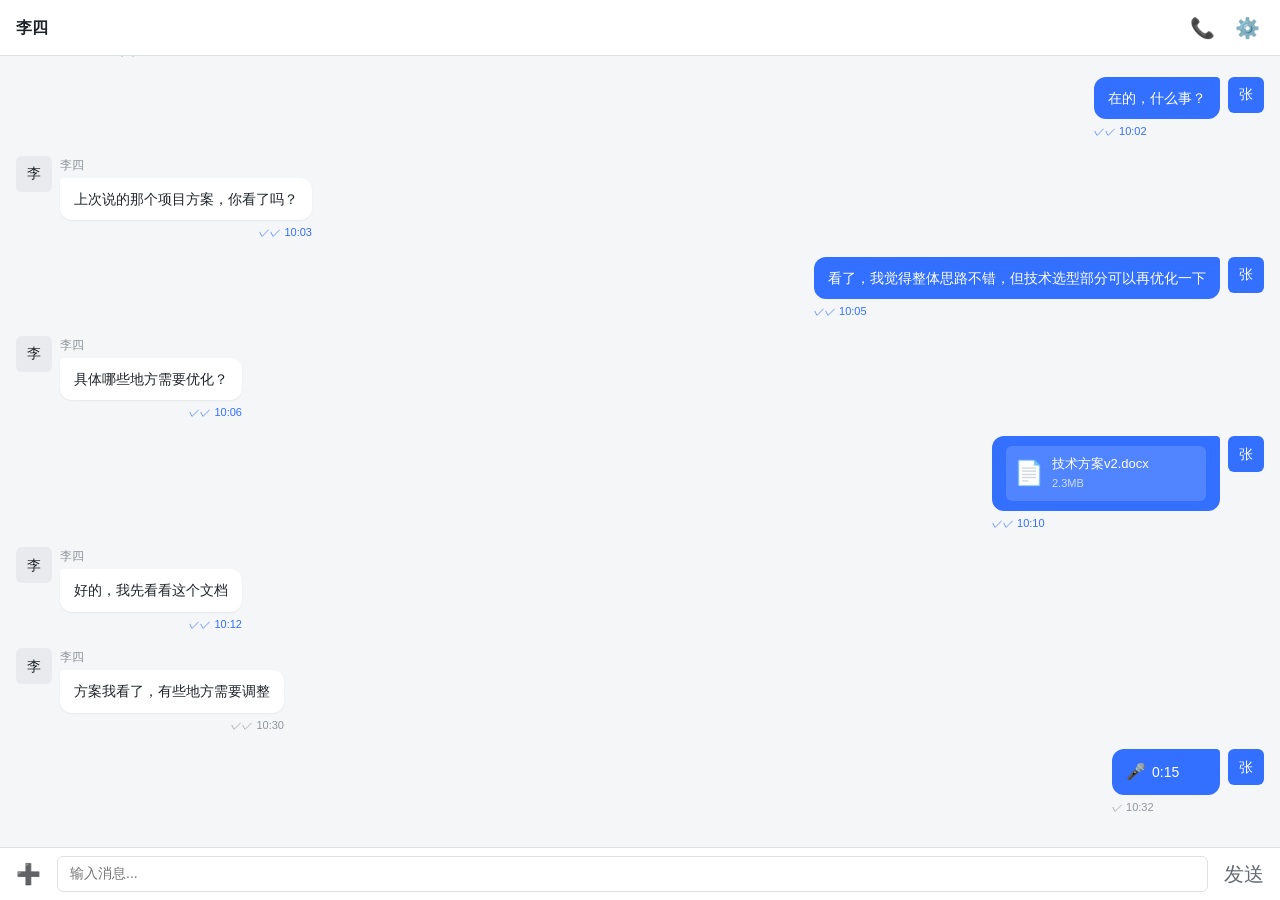
<file: flychat/chat.html>
<!DOCTYPE html>
<html lang="zh-CN">
<head>
  <meta charset="UTF-8">
  <meta name="viewport" content="width=device-width, initial-scale=1.0">
  <title>FlyChat - 聊天</title>
  <link rel="stylesheet" href="css/style.css">
</head>
<body>
  <div class="chat-container">
    <div class="chat-header">
      <button class="back-btn" onclick="history.back()">←</button>
      <h2 id="chatTitle">聊天</h2>
      <span class="member-count" id="memberCount"></span>
      <div class="header-actions" style="margin-left:auto;">
        <button title="通话">📞</button>
        <button title="群管理" onclick="location.href='group.html'">⚙️</button>
      </div>
    </div>

    <div class="chat-messages" id="chatMessages"></div>

    <!-- @ Mention Panel -->
    <div class="at-panel" id="atPanel"></div>

    <div class="chat-input-bar">
      <div class="func-panel" id="funcPanel">
        <div class="func-grid">
          <div class="func-item"><div class="func-icon">📷</div><div class="func-label">拍照</div></div>
          <div class="func-item"><div class="func-icon">🖼️</div><div class="func-label">相册</div></div>
          <div class="func-item"><div class="func-icon">📁</div><div class="func-label">文件</div></div>
          <div class="func-item"><div class="func-icon">📍</div><div class="func-label">位置</div></div>
          <div class="func-item"><div class="func-icon">📇</div><div class="func-label">名片</div></div>
          <div class="func-item"><div class="func-icon">📋</div><div class="func-label">日程</div></div>
          <div class="func-item"><div class="func-icon">📊</div><div class="func-label">投票</div></div>
          <div class="func-item"><div class="func-icon">⏰</div><div class="func-label">提醒</div></div>
        </div>
      </div>
      <div class="input-toolbar">
        <button onclick="toggleFuncPanel()" title="更多">➕</button>
        <textarea class="chat-input" id="msgInput" placeholder="输入消息..." rows="1" oninput="autoResize(this)" onkeydown="handleKeyDown(event)"></textarea>
        <button class="send-btn" onclick="sendMessage()">发送</button>
      </div>
    </div>
  </div>

  <!-- Context Menu -->
  <div class="msg-context-menu" id="contextMenu" style="display:none;">
    <div class="menu-item" onclick="replyMsg()">↩️ 回复</div>
    <div class="menu-item" onclick="forwardMsg()">↗️ 转发</div>
    <div class="menu-item" onclick="copyMsg()">📋 复制</div>
    <div class="menu-item" onclick="recallMsg()" id="recallBtn">🗑️ 撤回</div>
  </div>

  <script src="js/data.js"></script>
  <script>
    const urlParams = new URLSearchParams(window.location.search);
    const convId = urlParams.get('id') || 'c001';
    const conv = FlyChat.conversations.find(c => c.id === convId);
    const msgs = FlyChat.messages[convId] || [];

    document.getElementById('chatTitle').textContent = conv ? conv.name : '聊天';
    if (conv && conv.type === 'group') {
      document.getElementById('memberCount').textContent = `(${FlyChat.groupMembers.length}人)`;
    }

    function renderMessages() {
      const container = document.getElementById('chatMessages');
      let html = '<div class="msg-time-divider">今天 10:00</div>';
      msgs.forEach(msg => {
        const isSelf = msg.sender === FlyChat.currentUser.id;
        const avatarClass = isSelf ? 'self-av' : 'other';
        let bubbleContent = '';

        if (msg.type === 'text') {
          let text = msg.content;
          if (msg.atUser) text = text.replace(`@${msg.atUser}`, `<span class="msg-at">@${msg.atUser}</span>`);
          if (msg.replyTo) {
            const refMsg = msgs.find(m => m.id === msg.replyTo);
            if (refMsg) {
              bubbleContent += `<div class="msg-reply-ref">${refMsg.name}: ${refMsg.content}</div>`;
            }
          }
          bubbleContent += text;
        } else if (msg.type === 'file') {
          bubbleContent = `<div class="msg-file"><span class="file-icon">📄</span><div class="file-info"><div class="file-name">${msg.content}</div><div class="file-size">${msg.fileSize}</div></div></div>`;
        } else if (msg.type === 'voice') {
          bubbleContent = `<div class="voice-msg"><span class="voice-icon">🎤</span><span>${msg.duration}</span></div>`;
        } else if (msg.type === 'image') {
          bubbleContent = `<div class="msg-image" style="width:150px;height:100px;background:#ddd;border-radius:8px;display:flex;align-items:center;justify-content:center;">📷 图片</div>`;
        }

        const statusIcon = msg.status === 'read' ? '✓✓' : msg.status === 'delivered' ? '✓✓' : '✓';
        const statusColor = msg.status === 'read' ? 'var(--primary)' : 'var(--text-tertiary)';

        html += `
          <div class="msg-item ${isSelf ? 'self' : 'other'}" data-id="${msg.id}" oncontextmenu="showContextMenu(event, '${msg.id}', ${isSelf})">
            <div class="msg-avatar ${avatarClass}">${msg.avatar}</div>
            <div class="msg-body">
              ${!isSelf ? `<div class="msg-sender">${msg.name}</div>` : ''}
              <div class="msg-bubble">${bubbleContent}</div>
              <div class="msg-status" style="color:${statusColor}">${statusIcon} ${msg.time}</div>
            </div>
          </div>
        `;
      });
      container.innerHTML = html;
      container.scrollTop = container.scrollHeight;
    }

    let selectedMsgId = null;
    let selectedIsSelf = false;

    function showContextMenu(e, msgId, isSelf) {
      e.preventDefault();
      selectedMsgId = msgId;
      selectedIsSelf = isSelf;
      const menu = document.getElementById('contextMenu');
      document.getElementById('recallBtn').style.display = isSelf ? 'block' : 'none';
      menu.style.display = 'block';
      menu.style.left = e.clientX + 'px';
      menu.style.top = e.clientY + 'px';
    }

    document.addEventListener('click', () => {
      document.getElementById('contextMenu').style.display = 'none';
    });

    function replyMsg() {
      const msg = msgs.find(m => m.id === selectedMsgId);
      if (msg) {
        document.getElementById('msgInput').value = `> ${msg.name}: ${msg.content}\n`;
        document.getElementById('msgInput').focus();
      }
    }

    function forwardMsg() { alert('转发功能（演示）'); }
    function copyMsg() {
      const msg = msgs.find(m => m.id === selectedMsgId);
      if (msg) navigator.clipboard?.writeText(msg.content);
    }
    function recallMsg() { alert('消息已撤回（演示）'); }

    function toggleFuncPanel() {
      document.getElementById('funcPanel').classList.toggle('show');
    }

    function sendMessage() {
      const input = document.getElementById('msgInput');
      const text = input.value.trim();
      if (!text) return;

      const newMsg = {
        id: 'm' + Date.now(),
        sender: FlyChat.currentUser.id,
        name: FlyChat.currentUser.name,
        avatar: FlyChat.currentUser.avatar,
        type: 'text',
        content: text,
        time: new Date().toLocaleTimeString('zh-CN', { hour: '2-digit', minute: '2-digit' }),
        status: 'sent'
      };

      msgs.push(newMsg);
      input.value = '';
      input.style.height = 'auto';
      renderMessages();
    }

    function handleKeyDown(e) {
      if (e.key === 'Enter' && !e.shiftKey) {
        e.preventDefault();
        sendMessage();
      }
      if (e.key === '@') {
        showAtPanel();
      }
    }

    function showAtPanel() {
      const panel = document.getElementById('atPanel');
      panel.innerHTML = FlyChat.groupMembers.map(m =>
        `<div class="at-item" onclick="insertAt('${m.name}')"><div class="conv-avatar" style="width:28px;height:28px;font-size:12px;border-radius:6px;">${m.avatar}</div>${m.name}</div>`
      ).join('');
      panel.classList.add('show');
    }

    function insertAt(name) {
      const input = document.getElementById('msgInput');
      input.value += name + ' ';
      input.focus();
      document.getElementById('atPanel').classList.remove('show');
    }

    document.addEventListener('click', (e) => {
      if (!e.target.closest('.at-panel')) {
        document.getElementById('atPanel').classList.remove('show');
      }
    });

    function autoResize(el) {
      el.style.height = 'auto';
      el.style.height = Math.min(el.scrollHeight, 120) + 'px';
    }

    renderMessages();
  </script>
</body>
</html>
</file>
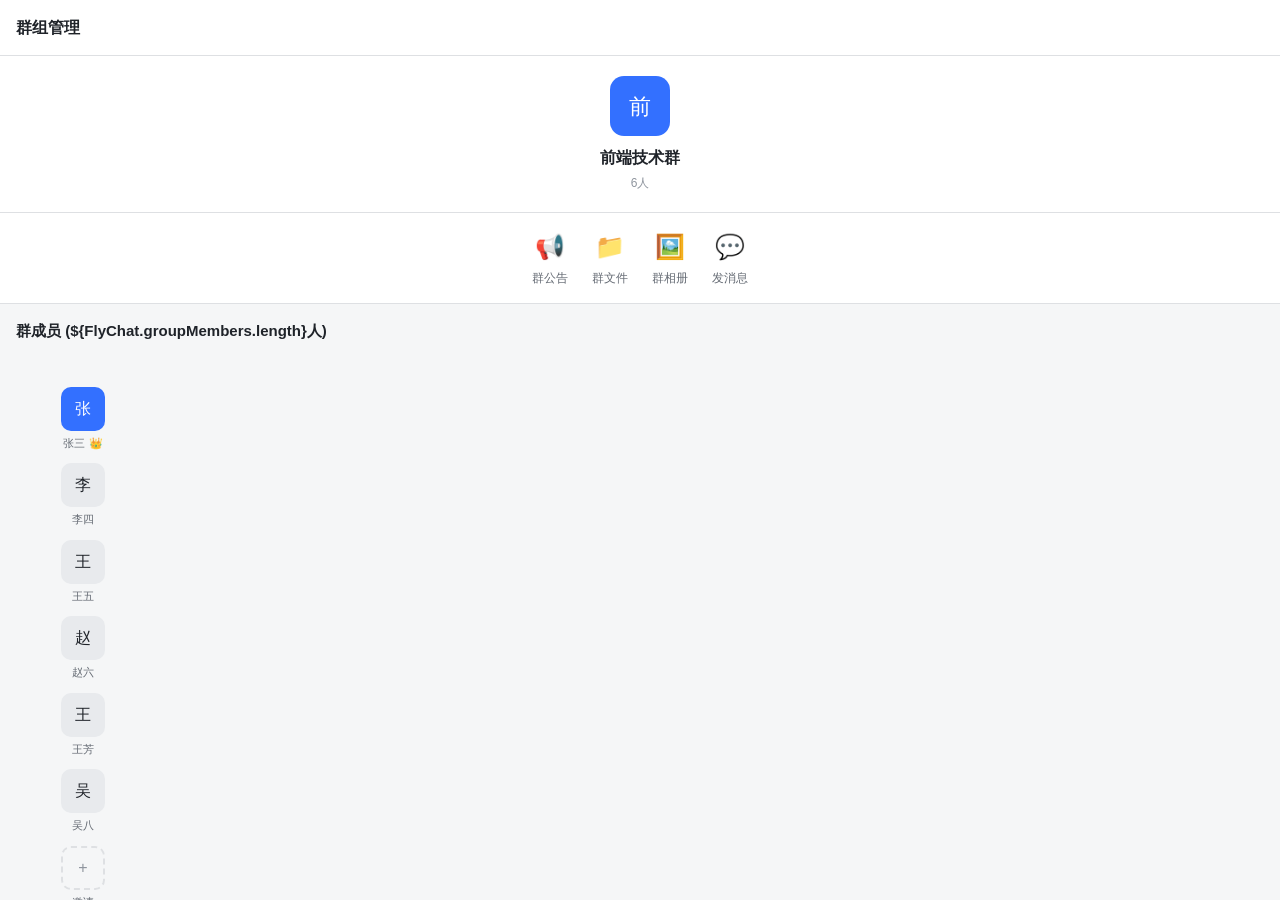
<file: flychat/group.html>
<!DOCTYPE html>
<html lang="zh-CN">
<head>
  <meta charset="UTF-8">
  <meta name="viewport" content="width=device-width, initial-scale=1.0">
  <title>FlyChat - 群组管理</title>
  <link rel="stylesheet" href="css/style.css">
</head>
<body>
  <div class="chat-container">
    <div class="chat-header">
      <button class="back-btn" onclick="history.back()">←</button>
      <h2>群组管理</h2>
    </div>

    <div style="flex:1;overflow-y:auto;">
      <!-- Group Info -->
      <div class="group-header">
        <div class="group-avatar" id="groupAvatar">前</div>
        <div class="group-name" id="groupName">前端技术群</div>
        <div class="group-count" id="groupCount">6人</div>
      </div>

      <!-- Actions -->
      <div style="display:flex;justify-content:center;gap:24px;padding:16px;background:var(--bg-white);border-bottom:1px solid var(--border);">
        <div style="text-align:center;cursor:pointer;">
          <div style="font-size:24px;">📢</div>
          <div style="font-size:12px;color:var(--text-secondary);margin-top:4px;">群公告</div>
        </div>
        <div style="text-align:center;cursor:pointer;">
          <div style="font-size:24px;">📁</div>
          <div style="font-size:12px;color:var(--text-secondary);margin-top:4px;">群文件</div>
        </div>
        <div style="text-align:center;cursor:pointer;">
          <div style="font-size:24px;">🖼️</div>
          <div style="font-size:12px;color:var(--text-secondary);margin-top:4px;">群相册</div>
        </div>
        <div style="text-align:center;cursor:pointer;" onclick="location.href='chat.html?id=c002'">
          <div style="font-size:24px;">💬</div>
          <div style="font-size:12px;color:var(--text-secondary);margin-top:4px;">发消息</div>
        </div>
      </div>

      <!-- Members -->
      <div class="group-section">
        <h3>群成员 (${FlyChat.groupMembers.length}人)</h3>
        <div class="group-members-grid">
          <div id="memberGrid"></div>
        </div>
      </div>

      <!-- Announcements -->
      <div class="group-section">
        <h3>群公告</h3>
        <div id="announcementList"></div>
      </div>

      <!-- Files -->
      <div class="group-section">
        <h3>群文件</h3>
        <div id="fileList"></div>
      </div>

      <!-- Group Settings -->
      <div class="group-section">
        <h3>群设置</h3>
        <div style="background:var(--bg-white);border-radius:var(--radius);overflow:hidden;">
          <div class="profile-menu-item">
            <span class="menu-icon">🔔</span>
            <span class="menu-text">消息免打扰</span>
            <span class="menu-value">关闭</span>
            <span class="menu-arrow">›</span>
          </div>
          <div class="profile-menu-item">
            <span class="menu-icon">📌</span>
            <span class="menu-text">置顶聊天</span>
            <span class="menu-value">开启</span>
            <span class="menu-arrow">›</span>
          </div>
          <div class="profile-menu-item">
            <span class="menu-icon">👥</span>
            <span class="menu-text">我在本群的昵称</span>
            <span class="menu-value">张三</span>
            <span class="menu-arrow">›</span>
          </div>
          <div class="profile-menu-item">
            <span class="menu-icon">🚫</span>
            <span class="menu-text">群管理</span>
            <span class="menu-arrow">›</span>
          </div>
        </div>
      </div>

      <div style="padding:16px;">
        <button class="btn btn-danger" style="width:100%;">退出群聊</button>
      </div>
    </div>
  </div>

  <script src="js/data.js"></script>
  <script>
    // Group info
    const gi = FlyChat.groupInfo;
    document.getElementById('groupAvatar').textContent = gi.avatar;
    document.getElementById('groupName').textContent = gi.name;
    document.getElementById('groupCount').textContent = gi.count + '人';

    // Members
    document.getElementById('memberGrid').innerHTML = `
      <div class="group-members-grid">
        ${FlyChat.groupMembers.map(m => `
          <div class="group-member">
            <div class="member-avatar" style="background:${m.role === 'admin' ? 'var(--primary)' : '#E8EAED'};color:${m.role === 'admin' ? '#fff' : 'var(--text-primary)'};">${m.avatar}</div>
            <div class="member-name">${m.name}${m.role === 'admin' ? ' 👑' : ''}</div>
          </div>
        `).join('')}
        <div class="group-member">
          <div class="member-avatar" style="background:var(--bg-page);color:var(--text-tertiary);border:2px dashed var(--border);">+</div>
          <div class="member-name">邀请</div>
        </div>
      </div>
    `;

    // Announcements
    document.getElementById('announcementList').innerHTML = FlyChat.announcements.map(a =>
      `<div class="announcement-item"><div style="font-weight:500;margin-bottom:4px;">${a.author} · ${a.time}</div>${a.content}</div>`
    ).join('');

    // Files
    document.getElementById('fileList').innerHTML = FlyChat.groupFiles.map(f => {
      const ext = f.name.split('.').pop();
      const icon = { docx: '📄', pdf: '📕', json: '📋', xlsx: '📊' }[ext] || '📁';
      return `<div class="file-item"><span class="file-icon">${icon}</span><div class="file-info"><div class="file-name">${f.name}</div><div class="file-meta">${f.size} · ${f.uploader} · ${f.time}</div></div></div>`;
    }).join('');
  </script>
</body>
</html>
</file>
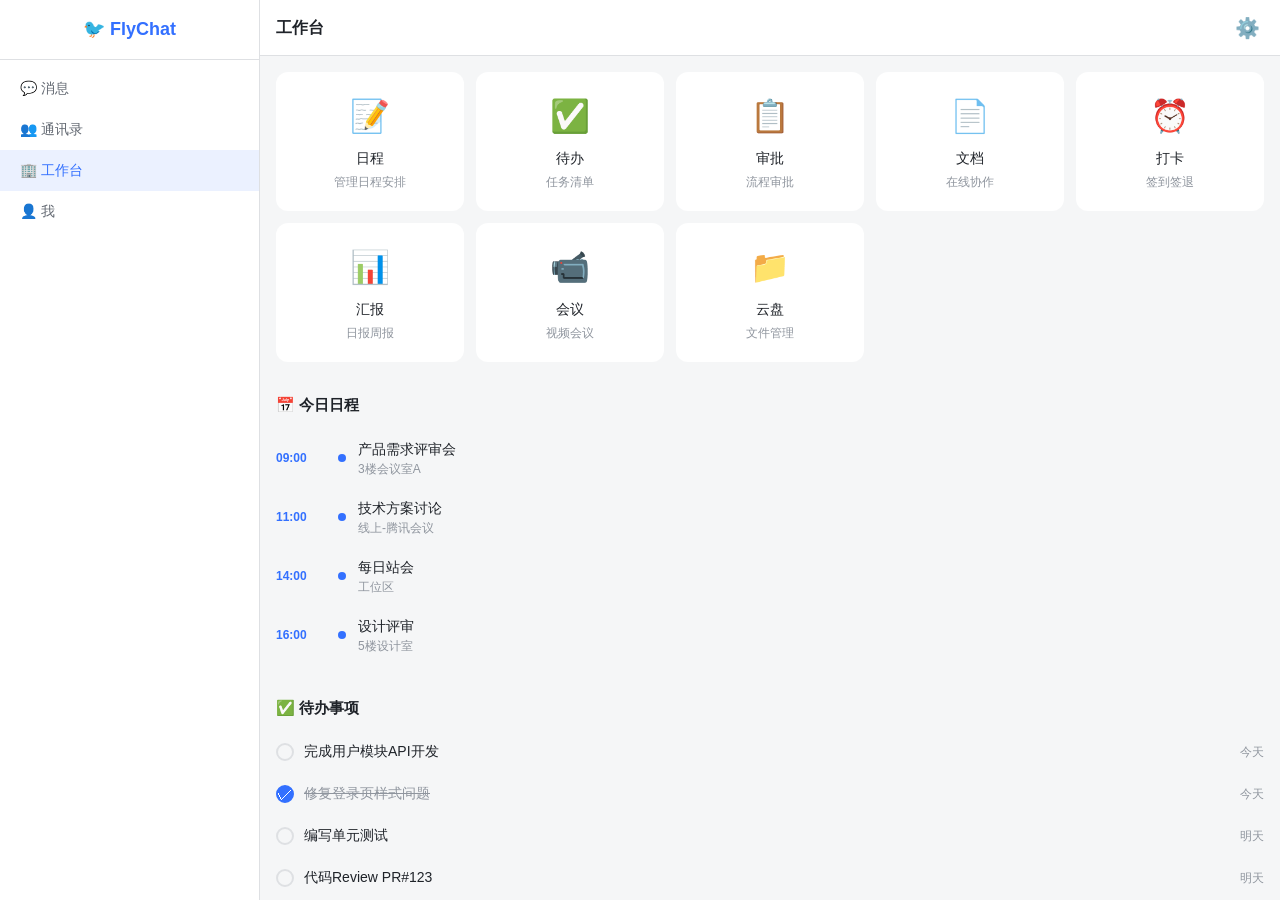
<file: flychat/workspace.html>
<!DOCTYPE html>
<html lang="zh-CN">
<head>
  <meta charset="UTF-8">
  <meta name="viewport" content="width=device-width, initial-scale=1.0">
  <title>FlyChat - 工作台</title>
  <link rel="stylesheet" href="css/style.css">
</head>
<body>
  <div class="app-container">
    <nav class="sidebar">
      <div style="padding:16px;text-align:center;border-bottom:1px solid var(--border);">
        <h1 style="font-size:18px;color:var(--primary);">🐦 FlyChat</h1>
      </div>
      <div style="flex:1;padding:8px 0;">
        <a href="index.html" style="display:flex;align-items:center;gap:10px;padding:10px 20px;font-size:14px;color:var(--text-secondary);">💬 消息</a>
        <a href="contacts.html" style="display:flex;align-items:center;gap:10px;padding:10px 20px;font-size:14px;color:var(--text-secondary);">👥 通讯录</a>
        <a href="workspace.html" style="display:flex;align-items:center;gap:10px;padding:10px 20px;background:var(--primary-light);color:var(--primary);font-size:14px;">🏢 工作台</a>
        <a href="profile.html" style="display:flex;align-items:center;gap:10px;padding:10px 20px;font-size:14px;color:var(--text-secondary);">👤 我</a>
      </div>
    </nav>

    <div class="main-content">
      <div class="header">
        <h1>工作台</h1>
        <div class="header-actions">
          <button title="设置">⚙️</button>
        </div>
      </div>
      <div style="flex:1;overflow-y:auto;">
        <!-- Quick Actions -->
        <div class="workspace-grid">
          <div class="ws-card"><div class="ws-icon">📝</div><div class="ws-title">日程</div><div class="ws-desc">管理日程安排</div></div>
          <div class="ws-card"><div class="ws-icon">✅</div><div class="ws-title">待办</div><div class="ws-desc">任务清单</div></div>
          <div class="ws-card"><div class="ws-icon">📋</div><div class="ws-title">审批</div><div class="ws-desc">流程审批</div></div>
          <div class="ws-card"><div class="ws-icon">📄</div><div class="ws-title">文档</div><div class="ws-desc">在线协作</div></div>
          <div class="ws-card"><div class="ws-icon">⏰</div><div class="ws-title">打卡</div><div class="ws-desc">签到签退</div></div>
          <div class="ws-card"><div class="ws-icon">📊</div><div class="ws-title">汇报</div><div class="ws-desc">日报周报</div></div>
          <div class="ws-card"><div class="ws-icon">📹</div><div class="ws-title">会议</div><div class="ws-desc">视频会议</div></div>
          <div class="ws-card"><div class="ws-icon">📁</div><div class="ws-title">云盘</div><div class="ws-desc">文件管理</div></div>
        </div>

        <!-- Today's Schedule -->
        <div class="ws-section">
          <h3>📅 今日日程</h3>
          <div id="scheduleList"></div>
        </div>

        <!-- Todos -->
        <div class="ws-section">
          <h3>✅ 待办事项</h3>
          <div id="todoList"></div>
        </div>

        <!-- Approvals -->
        <div class="ws-section">
          <h3>📋 审批中心</h3>
          <div id="approvalList"></div>
        </div>

        <!-- Check-in -->
        <div class="ws-section">
          <h3>⏰ 打卡签到</h3>
          <div style="background:var(--bg-white);border-radius:var(--radius-lg);padding:20px;text-align:center;">
            <div style="font-size:36px;font-weight:700;color:var(--primary);" id="currentTime">--:--</div>
            <div style="font-size:13px;color:var(--text-tertiary);margin-top:4px;" id="currentDate"></div>
            <button class="btn btn-primary" style="margin-top:16px;padding:12px 48px;font-size:16px;border-radius:24px;" onclick="clockIn()">打卡签到</button>
            <div style="margin-top:12px;display:flex;justify-content:center;gap:32px;font-size:13px;">
              <div><span style="color:var(--text-tertiary);">上班 09:00</span><br><span style="color:var(--success);font-weight:500;" id="clockInTime">08:55 已打卡</span></div>
              <div><span style="color:var(--text-tertiary);">下班 18:00</span><br><span style="color:var(--text-tertiary);" id="clockOutTime">未打卡</span></div>
            </div>
          </div>
        </div>
      </div>
    </div>
  </div>

  <div class="tab-bar">
    <a href="index.html" class="tab"><span class="tab-icon">💬</span><span>消息</span></a>
    <a href="contacts.html" class="tab"><span class="tab-icon">👥</span><span>通讯录</span></a>
    <a href="workspace.html" class="tab active"><span class="tab-icon">🏢</span><span>工作台</span></a>
    <a href="profile.html" class="tab"><span class="tab-icon">👤</span><span>我</span></a>
  </div>

  <script src="js/data.js"></script>
  <script>
    // Schedule
    document.getElementById('scheduleList').innerHTML = FlyChat.schedule.map(s =>
      `<div class="schedule-item"><div class="sch-time">${s.time}</div><div class="sch-dot"></div><div class="sch-content"><div class="sch-title">${s.title}</div><div class="sch-location">${s.location}</div></div></div>`
    ).join('');

    // Todos
    document.getElementById('todoList').innerHTML = FlyChat.todos.map(t =>
      `<div class="todo-item"><div class="todo-check${t.done ? ' done' : ''}" onclick="this.classList.toggle('done');this.nextElementSibling.classList.toggle('done');">${t.done ? '✓' : ''}</div><div class="todo-text${t.done ? ' done' : ''}">${t.text}</div><div class="todo-due">${t.due}</div></div>`
    ).join('');

    // Approvals
    document.getElementById('approvalList').innerHTML = FlyChat.approvals.map(a =>
      `<div class="approval-card"><span class="approval-type">${a.type}</span><div class="approval-title">${a.title}</div><div class="approval-info">${a.info}</div><span class="approval-status ${a.status}">${a.status === 'pending' ? '待审批' : a.status === 'approved' ? '已通过' : '已拒绝'}</span></div>`
    ).join('');

    // Clock
    function updateClock() {
      const now = new Date();
      document.getElementById('currentTime').textContent = now.toLocaleTimeString('zh-CN', { hour: '2-digit', minute: '2-digit' });
      document.getElementById('currentDate').textContent = now.toLocaleDateString('zh-CN', { year: 'numeric', month: 'long', day: 'numeric', weekday: 'long' });
    }
    updateClock();
    setInterval(updateClock, 1000);

    function clockIn() {
      const now = new Date();
      document.getElementById('clockOutTime').textContent = now.toLocaleTimeString('zh-CN', { hour: '2-digit', minute: '2-digit' }) + ' 已打卡';
      document.getElementById('clockOutTime').style.color = 'var(--success)';
    }
  </script>
</body>
</html>
</file>
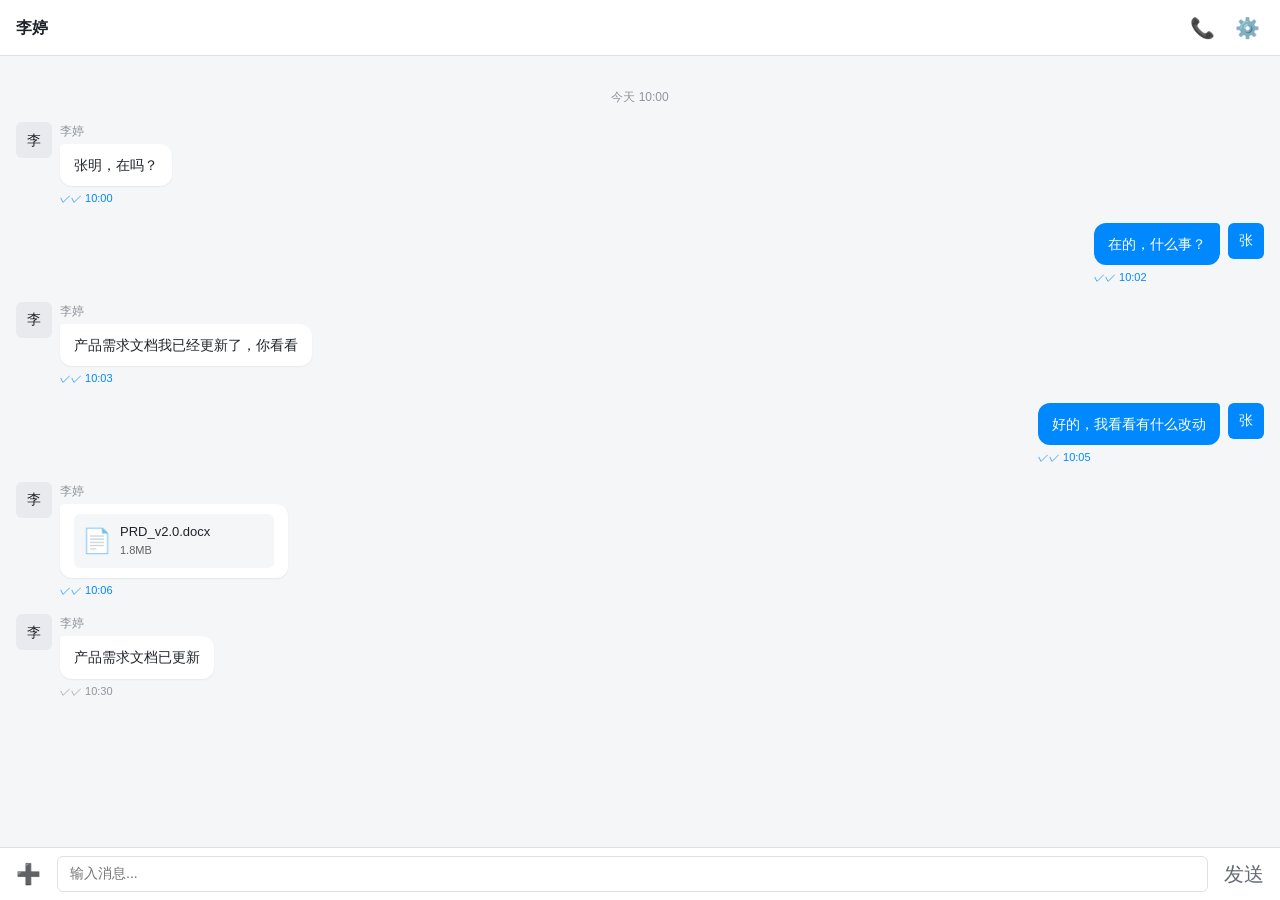
<file: worktalk/chat.html>
<!DOCTYPE html>
<html lang="zh-CN">
<head>
  <meta charset="UTF-8">
  <meta name="viewport" content="width=device-width, initial-scale=1.0">
  <title>WorkTalk - 聊天</title>
  <link rel="stylesheet" href="css/style.css">
</head>
<body>
  <div class="chat-container">
    <div class="chat-header">
      <button class="back-btn" onclick="history.back()">←</button>
      <h2 id="chatTitle">聊天</h2>
      <span class="member-count" id="memberCount"></span>
      <div class="header-actions" style="margin-left:auto;">
        <button title="通话">📞</button>
        <button title="更多">⚙️</button>
      </div>
    </div>

    <div class="chat-messages" id="chatMessages"></div>

    <div class="chat-input-bar">
      <div class="func-panel" id="funcPanel">
        <div class="func-grid">
          <div class="func-item"><div class="func-icon">📷</div><div class="func-label">拍照</div></div>
          <div class="func-item"><div class="func-icon">🖼️</div><div class="func-label">相册</div></div>
          <div class="func-item"><div class="func-icon">📁</div><div class="func-label">文件</div></div>
          <div class="func-item"><div class="func-icon">📍</div><div class="func-label">位置</div></div>
          <div class="func-item"><div class="func-icon">📇</div><div class="func-label">名片</div></div>
          <div class="func-item"><div class="func-icon">📋</div><div class="func-label">日程</div></div>
          <div class="func-item"><div class="func-icon">📊</div><div class="func-label">投票</div></div>
          <div class="func-item"><div class="func-icon">⏰</div><div class="func-label">提醒</div></div>
        </div>
      </div>
      <div class="input-toolbar">
        <button onclick="toggleFuncPanel()" title="更多">➕</button>
        <textarea class="chat-input" id="msgInput" placeholder="输入消息..." rows="1" oninput="autoResize(this)" onkeydown="handleKeyDown(event)"></textarea>
        <button class="send-btn" onclick="sendMessage()">发送</button>
      </div>
    </div>
  </div>

  <div class="msg-context-menu" id="contextMenu" style="display:none;">
    <div class="menu-item" onclick="replyMsg()">↩️ 回复</div>
    <div class="menu-item" onclick="forwardMsg()">↗️ 转发</div>
    <div class="menu-item" onclick="copyMsg()">📋 复制</div>
    <div class="menu-item" onclick="recallMsg()" id="recallBtn">🗑️ 撤回</div>
  </div>

  <script>
    const WT = {
      currentUser: { id:'u001', name:'张明', avatar:'张' },
      groupMembers: [
        { id:'u001', name:'张明', avatar:'张', role:'admin' },
        { id:'u002', name:'李婷', avatar:'李', role:'member' },
        { id:'u003', name:'王磊', avatar:'王', role:'member' },
        { id:'u004', name:'陈浩', avatar:'陈', role:'member' },
        { id:'u005', name:'刘洋', avatar:'刘', role:'member' },
      ],
      messages: {
        'c001': [
          { id:'m001', sender:'u002', name:'李婷', avatar:'李', type:'text', content:'张明，在吗？', time:'10:00', status:'read' },
          { id:'m002', sender:'u001', name:'张明', avatar:'张', type:'text', content:'在的，什么事？', time:'10:02', status:'read' },
          { id:'m003', sender:'u002', name:'李婷', avatar:'李', type:'text', content:'产品需求文档我已经更新了，你看看', time:'10:03', status:'read' },
          { id:'m004', sender:'u001', name:'张明', avatar:'张', type:'text', content:'好的，我看看有什么改动', time:'10:05', status:'read' },
          { id:'m005', sender:'u002', name:'李婷', avatar:'李', type:'file', content: 'PRD_v2.0.docx', fileSize:'1.8MB', time:'10:06', status:'read' },
          { id:'m006', sender:'u002', name:'李婷', avatar:'李', type:'text', content:'产品需求文档已更新', time:'10:30', status:'delivered' },
        ],
        'c002': [
          { id:'m010', sender:'u003', name:'王磊', avatar:'王', type:'text', content:'新版原型已上传到共享盘', time:'09:30', status:'' },
          { id:'m011', sender:'u004', name:'陈浩', avatar:'陈', type:'text', content:'收到，我去看看交互逻辑', time:'09:35', status:'' },
          { id:'m012', sender:'u001', name:'张明', avatar:'张', type:'text', content:'@王磊 原型链接发一下', time:'09:40', status:'read', atUser:'王磊' },
          { id:'m013', sender:'u003', name:'王磊', avatar:'王', type:'file', content:'原型设计v3.fig', fileSize:'12.5MB', time:'09:45', status:'' },
          { id:'m014', sender:'u003', name:'王磊', avatar:'王', type:'text', content:'新原型已上传', time:'10:30', status:'' },
        ],
        'c003': [
          { id:'m015', sender:'u004', name:'陈浩', avatar:'陈', type:'text', content:'明天的需求评审准备好了吗？', time:'08:30', status:'read' },
          { id:'m016', sender:'u001', name:'张明', avatar:'张', type:'text', content:'准备好了，PPT已经做完', time:'08:45', status:'read' },
          { id:'m017', sender:'u004', name:'陈浩', avatar:'陈', type:'text', content:'好的，明天开会讨论', time:'09:15', status:'read' },
        ],
      }
    };

    const urlParams = new URLSearchParams(window.location.search);
    const convId = urlParams.get('id') || 'c001';
    const conv = WT.conversations ? WT.conversations.find(c => c.id === convId) : null;
    const msgs = WT.messages[convId] || [];
    const chatName = conv ? conv.name : (convId === 'c002' ? '产品设计组' : '李婷');

    document.getElementById('chatTitle').textContent = chatName;
    if (convId === 'c002') {
      document.getElementById('memberCount').textContent = `(${WT.groupMembers.length}人)`;
    }

    function renderMessages() {
      const container = document.getElementById('chatMessages');
      let html = '<div class="msg-time-divider">今天 10:00</div>';
      msgs.forEach(msg => {
        const isSelf = msg.sender === WT.currentUser.id;
        const avatarClass = isSelf ? 'self-av' : 'other';
        let bubbleContent = '';

        if (msg.type === 'text') {
          let text = msg.content;
          if (msg.atUser) text = text.replace(`@${msg.atUser}`, `<span class="msg-at">@${msg.atUser}</span>`);
          bubbleContent += text;
        } else if (msg.type === 'file') {
          bubbleContent = `<div class="msg-file"><span class="file-icon">📄</span><div class="file-info"><div class="file-name">${msg.content}</div><div class="file-size">${msg.fileSize}</div></div></div>`;
        } else if (msg.type === 'voice') {
          bubbleContent = `<div class="voice-msg"><span class="voice-icon">🎤</span><span>${msg.duration}</span></div>`;
        }

        const statusIcon = msg.status === 'read' ? '✓✓' : msg.status === 'delivered' ? '✓✓' : '✓';
        const statusColor = msg.status === 'read' ? 'var(--primary)' : 'var(--text-tertiary)';

        html += `
          <div class="msg-item ${isSelf ? 'self' : 'other'}" data-id="${msg.id}" oncontextmenu="showContextMenu(event, '${msg.id}', ${isSelf})">
            <div class="msg-avatar ${avatarClass}">${msg.avatar}</div>
            <div class="msg-body">
              ${!isSelf ? `<div class="msg-sender">${msg.name}</div>` : ''}
              <div class="msg-bubble">${bubbleContent}</div>
              <div class="msg-status" style="color:${statusColor}">${statusIcon} ${msg.time}</div>
            </div>
          </div>
        `;
      });
      container.innerHTML = html;
      container.scrollTop = container.scrollHeight;
    }

    let selectedMsgId = null;
    let selectedIsSelf = false;

    function showContextMenu(e, msgId, isSelf) {
      e.preventDefault();
      selectedMsgId = msgId;
      selectedIsSelf = isSelf;
      const menu = document.getElementById('contextMenu');
      document.getElementById('recallBtn').style.display = isSelf ? 'block' : 'none';
      menu.style.display = 'block';
      menu.style.left = e.clientX + 'px';
      menu.style.top = e.clientY + 'px';
    }

    document.addEventListener('click', () => { document.getElementById('contextMenu').style.display = 'none'; });

    function replyMsg() {
      const msg = msgs.find(m => m.id === selectedMsgId);
      if (msg) { document.getElementById('msgInput').value = `> ${msg.name}: ${msg.content}\n`; document.getElementById('msgInput').focus(); }
    }
    function forwardMsg() { alert('转发功能（演示）'); }
    function copyMsg() { const msg = msgs.find(m => m.id === selectedMsgId); if (msg) navigator.clipboard?.writeText(msg.content); }
    function recallMsg() { alert('消息已撤回（演示）'); }

    function toggleFuncPanel() { document.getElementById('funcPanel').classList.toggle('show'); }

    function sendMessage() {
      const input = document.getElementById('msgInput');
      const text = input.value.trim();
      if (!text) return;
      const newMsg = {
        id: 'm' + Date.now(), sender: WT.currentUser.id, name: WT.currentUser.name,
        avatar: WT.currentUser.avatar, type: 'text', content: text,
        time: new Date().toLocaleTimeString('zh-CN', { hour:'2-digit', minute:'2-digit' }), status:'sent'
      };
      msgs.push(newMsg);
      input.value = '';
      input.style.height = 'auto';
      renderMessages();
    }

    function handleKeyDown(e) {
      if (e.key === 'Enter' && !e.shiftKey) { e.preventDefault(); sendMessage(); }
    }

    function autoResize(el) { el.style.height = 'auto'; el.style.height = Math.min(el.scrollHeight, 120) + 'px'; }

    renderMessages();
  </script>
</body>
</html>
</file>
<file: flychat/css/style.css>
:root {
  --primary: #3370FF;
  --primary-light: #EBF1FF;
  --primary-dark: #2860E0;
  --success: #34C724;
  --warning: #FF9500;
  --danger: #FF3B30;
  --text-primary: #1F2329;
  --text-secondary: #646A73;
  --text-tertiary: #8F959E;
  --border: #DEE0E3;
  --bg-page: #F5F6F7;
  --bg-white: #FFFFFF;
  --bubble-self: #3370FF;
  --bubble-other: #FFFFFF;
  --shadow: 0 2px 8px rgba(0,0,0,0.08);
  --radius: 8px;
  --radius-lg: 12px;
  --sidebar-width: 260px;
}

* { margin: 0; padding: 0; box-sizing: border-box; }
body { font-family: -apple-system, BlinkMacSystemFont, 'Segoe UI', 'PingFang SC', 'Hiragino Sans GB', 'Microsoft YaHei', sans-serif; background: var(--bg-page); color: var(--text-primary); line-height: 1.5; }
a { text-decoration: none; color: inherit; }
ul { list-style: none; }

/* Layout */
.app-container { display: flex; height: 100vh; }
.sidebar { width: var(--sidebar-width); background: var(--bg-white); border-right: 1px solid var(--border); display: flex; flex-direction: column; flex-shrink: 0; }
.main-content { flex: 1; display: flex; flex-direction: column; overflow: hidden; }

/* Header */
.header { height: 56px; padding: 0 16px; display: flex; align-items: center; border-bottom: 1px solid var(--border); background: var(--bg-white); }
.header h1 { font-size: 16px; font-weight: 600; }
.header-actions { margin-left: auto; display: flex; gap: 12px; }
.header-actions button { background: none; border: none; cursor: pointer; font-size: 20px; padding: 4px; border-radius: 4px; }
.header-actions button:hover { background: var(--bg-page); }

/* Tab Bar */
.tab-bar { display: flex; background: var(--bg-white); border-top: 1px solid var(--border); position: fixed; bottom: 0; left: 0; right: 0; z-index: 100; }
.tab-bar .tab { flex: 1; display: flex; flex-direction: column; align-items: center; padding: 6px 0; color: var(--text-tertiary); font-size: 10px; cursor: pointer; position: relative; }
.tab-bar .tab.active { color: var(--primary); }
.tab-bar .tab .tab-icon { font-size: 22px; margin-bottom: 2px; }
.tab-bar .tab .badge { position: absolute; top: 2px; right: 50%; transform: translateX(16px); background: var(--danger); color: #fff; font-size: 10px; min-width: 16px; height: 16px; line-height: 16px; text-align: center; border-radius: 8px; padding: 0 4px; }

/* Search */
.search-box { padding: 8px 12px; }
.search-box input { width: 100%; height: 32px; border: none; background: var(--bg-page); border-radius: 6px; padding: 0 12px; font-size: 13px; outline: none; }
.search-box input:focus { box-shadow: 0 0 0 2px rgba(51,112,255,0.2); }

/* Conversation List */
.conv-list { flex: 1; overflow-y: auto; }
.conv-item { display: flex; align-items: center; padding: 10px 16px; cursor: pointer; transition: background 0.15s; }
.conv-item:hover { background: var(--bg-page); }
.conv-item.active { background: var(--primary-light); }
.conv-avatar { width: 40px; height: 40px; border-radius: 8px; background: var(--primary); color: #fff; display: flex; align-items: center; justify-content: center; font-size: 16px; flex-shrink: 0; }
.conv-info { flex: 1; margin-left: 10px; min-width: 0; }
.conv-name { font-size: 14px; font-weight: 500; display: flex; align-items: center; gap: 4px; }
.conv-name .pin { font-size: 10px; color: var(--text-tertiary); }
.conv-name .mute { font-size: 10px; color: var(--text-tertiary); }
.conv-last { font-size: 12px; color: var(--text-tertiary); white-space: nowrap; overflow: hidden; text-overflow: ellipsis; }
.conv-meta { text-align: right; flex-shrink: 0; margin-left: 8px; }
.conv-time { font-size: 11px; color: var(--text-tertiary); }
.conv-unread { background: var(--danger); color: #fff; font-size: 10px; min-width: 16px; height: 16px; line-height: 16px; text-align: center; border-radius: 8px; padding: 0 4px; margin-top: 4px; display: inline-block; }

/* Chat */
.chat-container { display: flex; flex-direction: column; height: 100vh; }
.chat-header { height: 56px; padding: 0 16px; display: flex; align-items: center; background: var(--bg-white); border-bottom: 1px solid var(--border); flex-shrink: 0; }
.chat-header .back-btn { display: none; background: none; border: none; font-size: 20px; cursor: pointer; margin-right: 8px; }
.chat-header h2 { font-size: 16px; font-weight: 600; }
.chat-header .member-count { font-size: 12px; color: var(--text-tertiary); margin-left: 6px; }
.chat-messages { flex: 1; overflow-y: auto; padding: 16px; background: var(--bg-page); }
.msg-item { display: flex; margin-bottom: 16px; }
.msg-item.self { flex-direction: row-reverse; }
.msg-avatar { width: 36px; height: 36px; border-radius: 6px; flex-shrink: 0; display: flex; align-items: center; justify-content: center; font-size: 14px; }
.msg-avatar.other { background: #E8EAED; color: var(--text-primary); }
.msg-avatar.self-av { background: var(--primary); color: #fff; }
.msg-body { max-width: 65%; margin: 0 8px; }
.msg-sender { font-size: 12px; color: var(--text-tertiary); margin-bottom: 4px; }
.msg-item.self .msg-sender { text-align: right; }
.msg-bubble { padding: 10px 14px; border-radius: var(--radius-lg); font-size: 14px; line-height: 1.6; word-break: break-word; position: relative; }
.msg-item.self .msg-bubble { background: var(--bubble-self); color: #fff; border-top-right-radius: 4px; }
.msg-item.other .msg-bubble { background: var(--bubble-other); color: var(--text-primary); border-top-left-radius: 4px; box-shadow: 0 1px 2px rgba(0,0,0,0.06); }
.msg-bubble .msg-image { max-width: 200px; border-radius: 6px; display: block; }
.msg-bubble .msg-file { display: flex; align-items: center; gap: 8px; padding: 8px; background: rgba(255,255,255,0.15); border-radius: 6px; min-width: 200px; }
.msg-item.other .msg-bubble .msg-file { background: var(--bg-page); }
.msg-bubble .msg-file .file-icon { font-size: 24px; }
.msg-bubble .msg-file .file-info .file-name { font-size: 13px; font-weight: 500; }
.msg-bubble .msg-file .file-info .file-size { font-size: 11px; opacity: 0.7; }
.msg-bubble .voice-msg { display: flex; align-items: center; gap: 6px; min-width: 80px; }
.msg-bubble .voice-msg .voice-icon { font-size: 16px; }
.msg-status { font-size: 11px; color: var(--text-tertiary); margin-top: 4px; text-align: right; }
.msg-item.self .msg-status { text-align: left; }
.msg-time-divider { text-align: center; margin: 16px 0; font-size: 12px; color: var(--text-tertiary); }
.msg-reply-ref { font-size: 12px; color: rgba(255,255,255,0.7); border-left: 2px solid rgba(255,255,255,0.5); padding-left: 8px; margin-bottom: 6px; }
.msg-item.other .msg-reply-ref { color: var(--text-secondary); border-left-color: var(--border); }
.msg-at { color: var(--primary); font-weight: 500; }
.msg-item.self .msg-at { color: #A8C8FF; }

/* Chat Input */
.chat-input-bar { background: var(--bg-white); border-top: 1px solid var(--border); flex-shrink: 0; }
.input-toolbar { display: flex; align-items: center; padding: 8px 12px; gap: 12px; }
.input-toolbar button { background: none; border: none; font-size: 20px; cursor: pointer; color: var(--text-secondary); padding: 4px; border-radius: 4px; }
.input-toolbar button:hover { background: var(--bg-page); color: var(--primary); }
.chat-input { width: 100%; min-height: 36px; max-height: 120px; padding: 8px 12px; border: 1px solid var(--border); border-radius: 6px; font-size: 14px; resize: none; outline: none; font-family: inherit; }
.chat-input:focus { border-color: var(--primary); }
.send-btn { background: var(--primary); color: #fff; border: none; padding: 6px 16px; border-radius: 6px; font-size: 14px; cursor: pointer; flex-shrink: 0; }
.send-btn:hover { background: var(--primary-dark); }
.send-btn:disabled { background: var(--text-tertiary); cursor: not-allowed; }
.func-panel { display: none; padding: 12px; background: var(--bg-page); border-top: 1px solid var(--border); }
.func-panel.show { display: block; }
.func-grid { display: grid; grid-template-columns: repeat(4, 1fr); gap: 16px; }
.func-grid .func-item { display: flex; flex-direction: column; align-items: center; gap: 6px; cursor: pointer; }
.func-grid .func-icon { width: 48px; height: 48px; border-radius: 12px; background: var(--bg-white); display: flex; align-items: center; justify-content: center; font-size: 22px; }
.func-grid .func-label { font-size: 11px; color: var(--text-secondary); }
.msg-context-menu { position: fixed; background: var(--bg-white); border-radius: 8px; box-shadow: var(--shadow); padding: 4px; z-index: 200; min-width: 120px; }
.msg-context-menu .menu-item { padding: 8px 12px; font-size: 13px; cursor: pointer; border-radius: 4px; }
.msg-context-menu .menu-item:hover { background: var(--primary-light); }
.at-panel { display: none; position: absolute; bottom: 100%; left: 0; right: 0; background: var(--bg-white); border: 1px solid var(--border); border-radius: 8px; max-height: 200px; overflow-y: auto; box-shadow: var(--shadow); z-index: 10; }
.at-panel.show { display: block; }
.at-item { padding: 8px 12px; display: flex; align-items: center; gap: 8px; cursor: pointer; font-size: 13px; }
.at-item:hover { background: var(--primary-light); }

/* Contacts */
.contacts-container { display: flex; height: 100vh; }
.contacts-list { width: 300px; background: var(--bg-white); border-right: 1px solid var(--border); display: flex; flex-direction: column; }
.contacts-main { flex: 1; display: flex; flex-direction: column; }
.letter-index { position: fixed; right: 8px; top: 50%; transform: translateY(-50%); display: flex; flex-direction: column; gap: 2px; z-index: 50; }
.letter-index a { font-size: 11px; color: var(--text-secondary); padding: 1px 4px; text-align: center; cursor: pointer; border-radius: 4px; }
.letter-index a:hover, .letter-index a.active { background: var(--primary); color: #fff; }
.contact-group-title { padding: 6px 16px; font-size: 12px; color: var(--text-tertiary); background: var(--bg-page); position: sticky; top: 0; }
.contact-item { display: flex; align-items: center; padding: 10px 16px; cursor: pointer; }
.contact-item:hover { background: var(--bg-page); }
.contact-avatar { width: 36px; height: 36px; border-radius: 8px; display: flex; align-items: center; justify-content: center; font-size: 14px; flex-shrink: 0; }
.contact-name { font-size: 14px; margin-left: 10px; }
.org-tree { padding: 8px 0; }
.org-node { padding: 8px 16px; cursor: pointer; display: flex; align-items: center; gap: 8px; }
.org-node:hover { background: var(--bg-page); }
.org-node .arrow { font-size: 12px; color: var(--text-tertiary); transition: transform 0.2s; }
.org-node .arrow.open { transform: rotate(90deg); }
.org-node .node-icon { font-size: 18px; }
.org-children { padding-left: 20px; display: none; }
.org-children.show { display: block; }
.contact-detail { padding: 24px; display: flex; flex-direction: column; align-items: center; }
.contact-detail .detail-avatar { width: 72px; height: 72px; border-radius: 16px; background: var(--primary); color: #fff; display: flex; align-items: center; justify-content: center; font-size: 28px; }
.contact-detail .detail-name { font-size: 20px; font-weight: 600; margin-top: 12px; }
.contact-detail .detail-title { font-size: 13px; color: var(--text-secondary); margin-top: 4px; }
.contact-detail .detail-actions { display: flex; gap: 24px; margin-top: 24px; }
.contact-detail .action-btn { display: flex; flex-direction: column; align-items: center; gap: 4px; color: var(--primary); cursor: pointer; }
.contact-detail .action-btn .icon { font-size: 24px; }
.contact-detail .action-btn span { font-size: 12px; }

/* Workspace */
.workspace-grid { display: grid; grid-template-columns: repeat(auto-fill, minmax(160px, 1fr)); gap: 12px; padding: 16px; }
.ws-card { background: var(--bg-white); border-radius: var(--radius-lg); padding: 20px; cursor: pointer; transition: box-shadow 0.2s; text-align: center; }
.ws-card:hover { box-shadow: var(--shadow); }
.ws-card .ws-icon { font-size: 32px; margin-bottom: 8px; }
.ws-card .ws-title { font-size: 14px; font-weight: 500; }
.ws-card .ws-desc { font-size: 12px; color: var(--text-tertiary); margin-top: 4px; }
.ws-section { padding: 16px; }
.ws-section h3 { font-size: 15px; font-weight: 600; margin-bottom: 12px; }
.todo-item { display: flex; align-items: center; padding: 10px 0; border-bottom: 1px solid var(--bg-page); }
.todo-item .todo-check { width: 18px; height: 18px; border: 2px solid var(--border); border-radius: 50%; cursor: pointer; margin-right: 10px; flex-shrink: 0; display: flex; align-items: center; justify-content: center; }
.todo-item .todo-check.done { background: var(--primary); border-color: var(--primary); color: #fff; }
.todo-item .todo-text { flex: 1; font-size: 14px; }
.todo-item .todo-text.done { text-decoration: line-through; color: var(--text-tertiary); }
.todo-item .todo-due { font-size: 12px; color: var(--text-tertiary); }
.schedule-item { display: flex; align-items: center; padding: 10px 0; gap: 12px; }
.schedule-item .sch-time { font-size: 12px; color: var(--primary); font-weight: 600; width: 50px; flex-shrink: 0; }
.schedule-item .sch-dot { width: 8px; height: 8px; border-radius: 50%; background: var(--primary); flex-shrink: 0; }
.schedule-item .sch-content { flex: 1; }
.schedule-item .sch-title { font-size: 14px; }
.schedule-item .sch-location { font-size: 12px; color: var(--text-tertiary); }
.approval-card { background: var(--bg-white); border-radius: var(--radius); padding: 14px; margin-bottom: 10px; box-shadow: 0 1px 3px rgba(0,0,0,0.05); }
.approval-card .approval-type { font-size: 12px; color: var(--primary); background: var(--primary-light); display: inline-block; padding: 2px 8px; border-radius: 4px; }
.approval-card .approval-title { font-size: 14px; font-weight: 500; margin-top: 8px; }
.approval-card .approval-info { font-size: 12px; color: var(--text-secondary); margin-top: 4px; }
.approval-card .approval-status { display: inline-block; padding: 2px 8px; border-radius: 4px; font-size: 12px; margin-top: 8px; }
.approval-card .approval-status.pending { background: #FFF3E0; color: var(--warning); }
.approval-card .approval-status.approved { background: #E8F5E9; color: var(--success); }
.approval-card .approval-status.rejected { background: #FFEBEE; color: var(--danger); }

/* Profile */
.profile-header { text-align: center; padding: 32px 16px; background: var(--bg-white); }
.profile-avatar { width: 64px; height: 64px; border-radius: 50%; background: var(--primary); color: #fff; display: flex; align-items: center; justify-content: center; font-size: 24px; margin: 0 auto 12px; }
.profile-name { font-size: 18px; font-weight: 600; }
.profile-id { font-size: 12px; color: var(--text-tertiary); margin-top: 4px; }
.profile-status { display: inline-flex; align-items: center; gap: 4px; margin-top: 8px; padding: 4px 12px; background: var(--bg-page); border-radius: 20px; font-size: 12px; color: var(--text-secondary); cursor: pointer; }
.profile-menu { margin-top: 12px; background: var(--bg-white); }
.menu-group { margin-bottom: 12px; }
.menu-group-title { padding: 8px 16px; font-size: 12px; color: var(--text-tertiary); }
.profile-menu-item { display: flex; align-items: center; padding: 14px 16px; cursor: pointer; }
.profile-menu-item:hover { background: var(--bg-page); }
.profile-menu-item .menu-icon { font-size: 20px; width: 28px; }
.profile-menu-item .menu-text { flex: 1; font-size: 14px; }
.profile-menu-item .menu-arrow { color: var(--text-tertiary); font-size: 14px; }
.profile-menu-item .menu-value { font-size: 13px; color: var(--text-tertiary); margin-right: 8px; }

/* Group */
.group-header { text-align: center; padding: 20px; background: var(--bg-white); border-bottom: 1px solid var(--border); }
.group-avatar { width: 60px; height: 60px; border-radius: 14px; background: var(--primary); color: #fff; display: flex; align-items: center; justify-content: center; font-size: 22px; margin: 0 auto 10px; }
.group-name { font-size: 16px; font-weight: 600; }
.group-count { font-size: 12px; color: var(--text-tertiary); margin-top: 4px; }
.group-members-grid { display: grid; grid-template-columns: repeat(auto-fill, minmax(70px, 1fr)); gap: 12px; padding: 16px; }
.group-member { text-align: center; cursor: pointer; }
.group-member .member-avatar { width: 44px; height: 44px; border-radius: 10px; background: #E8EAED; display: flex; align-items: center; justify-content: center; font-size: 16px; margin: 0 auto 4px; }
.group-member .member-name { font-size: 11px; color: var(--text-secondary); white-space: nowrap; overflow: hidden; text-overflow: ellipsis; }
.group-section { padding: 16px; }
.group-section h3 { font-size: 15px; font-weight: 600; margin-bottom: 12px; }
.announcement-item { background: var(--bg-page); padding: 12px; border-radius: var(--radius); margin-bottom: 8px; font-size: 13px; }
.file-item { display: flex; align-items: center; padding: 10px 0; gap: 10px; border-bottom: 1px solid var(--bg-page); }
.file-item .file-icon { font-size: 28px; }
.file-item .file-info { flex: 1; }
.file-item .file-name { font-size: 13px; font-weight: 500; }
.file-item .file-meta { font-size: 11px; color: var(--text-tertiary); }

/* Buttons */
.btn { display: inline-flex; align-items: center; justify-content: center; padding: 8px 16px; border-radius: 6px; font-size: 14px; cursor: pointer; border: none; transition: background 0.15s; }
.btn-primary { background: var(--primary); color: #fff; }
.btn-primary:hover { background: var(--primary-dark); }
.btn-outline { background: transparent; border: 1px solid var(--border); color: var(--text-primary); }
.btn-outline:hover { background: var(--bg-page); }
.btn-sm { padding: 4px 10px; font-size: 12px; }
.btn-danger { background: var(--danger); color: #fff; }

/* Modals */
.modal-overlay { position: fixed; inset: 0; background: rgba(0,0,0,0.4); display: none; align-items: center; justify-content: center; z-index: 300; }
.modal-overlay.show { display: flex; }
.modal { background: var(--bg-white); border-radius: var(--radius-lg); padding: 24px; min-width: 320px; max-width: 480px; width: 90%; }
.modal h3 { font-size: 16px; font-weight: 600; margin-bottom: 16px; }
.modal-actions { display: flex; justify-content: flex-end; gap: 8px; margin-top: 20px; }

/* Responsive - Mobile */
@media (max-width: 768px) {
  .sidebar { display: none; }
  .app-container { flex-direction: column; }
  .tab-bar { display: flex; }
  .main-content { padding-bottom: 56px; }
  .contacts-list { width: 100%; }
  .contacts-container { flex-direction: column; }
  .letter-index { display: none; }
  .chat-header .back-btn { display: block; }
  .msg-body { max-width: 75%; }
  .workspace-grid { grid-template-columns: repeat(3, 1fr); }
}

/* Responsive - Tablet */
@media (min-width: 769px) and (max-width: 1199px) {
  .sidebar { width: 200px; }
  .tab-bar { display: none; }
  .main-content { padding-bottom: 0; }
}

/* Responsive - PC */
@media (min-width: 1200px) {
  .tab-bar { display: none; }
  .main-content { padding-bottom: 0; }
}

/* Scrollbar */
::-webkit-scrollbar { width: 6px; }
::-webkit-scrollbar-track { background: transparent; }
::-webkit-scrollbar-thumb { background: #D0D0D0; border-radius: 3px; }
::-webkit-scrollbar-thumb:hover { background: #B0B0B0; }

/* Utility */
.text-center { text-align: center; }
.mt-8 { margin-top: 8px; }
.mt-16 { margin-top: 16px; }
.p-16 { padding: 16px; }
.hidden { display: none !important; }
</file>
<file: worktalk/css/style.css>
:root {
  --primary: #0089FF;
  --primary-light: #E6F3FF;
  --primary-dark: #0070D6;
  --success: #34C724;
  --warning: #FF9500;
  --danger: #FF3B30;
  --ding-red: #FF4040;
  --ding-bg: #FFF0F0;
  --text-primary: #1F2329;
  --text-secondary: #646A73;
  --text-tertiary: #8F959E;
  --border: #DEE0E3;
  --bg-page: #F5F6F7;
  --bg-white: #FFFFFF;
  --bubble-self: #0089FF;
  --bubble-other: #FFFFFF;
  --shadow: 0 2px 8px rgba(0,0,0,0.08);
  --radius: 8px;
  --radius-lg: 12px;
  --sidebar-width: 260px;
}

* { margin: 0; padding: 0; box-sizing: border-box; }
body { font-family: -apple-system, BlinkMacSystemFont, 'Segoe UI', 'PingFang SC', 'Hiragino Sans GB', 'Microsoft YaHei', sans-serif; background: var(--bg-page); color: var(--text-primary); line-height: 1.5; }
a { text-decoration: none; color: inherit; }
ul { list-style: none; }

.app-container { display: flex; height: 100vh; }
.sidebar { width: var(--sidebar-width); background: var(--bg-white); border-right: 1px solid var(--border); display: flex; flex-direction: column; flex-shrink: 0; }
.main-content { flex: 1; display: flex; flex-direction: column; overflow: hidden; }

.header { height: 56px; padding: 0 16px; display: flex; align-items: center; border-bottom: 1px solid var(--border); background: var(--bg-white); }
.header h1 { font-size: 16px; font-weight: 600; }
.header-actions { margin-left: auto; display: flex; gap: 12px; }
.header-actions button { background: none; border: none; cursor: pointer; font-size: 20px; padding: 4px; border-radius: 4px; }
.header-actions button:hover { background: var(--bg-page); }

.tab-bar { display: flex; background: var(--bg-white); border-top: 1px solid var(--border); position: fixed; bottom: 0; left: 0; right: 0; z-index: 100; }
.tab-bar .tab { flex: 1; display: flex; flex-direction: column; align-items: center; padding: 6px 0; color: var(--text-tertiary); font-size: 10px; cursor: pointer; position: relative; }
.tab-bar .tab.active { color: var(--primary); }
.tab-bar .tab .tab-icon { font-size: 22px; margin-bottom: 2px; }
.tab-bar .tab .badge { position: absolute; top: 2px; right: 50%; transform: translateX(16px); background: var(--danger); color: #fff; font-size: 10px; min-width: 16px; height: 16px; line-height: 16px; text-align: center; border-radius: 8px; padding: 0 4px; }

.search-box { padding: 8px 12px; }
.search-box input { width: 100%; height: 32px; border: none; background: var(--bg-page); border-radius: 6px; padding: 0 12px; font-size: 13px; outline: none; }
.search-box input:focus { box-shadow: 0 0 0 2px rgba(0,137,255,0.2); }

.conv-list { flex: 1; overflow-y: auto; }
.conv-item { display: flex; align-items: center; padding: 10px 16px; cursor: pointer; transition: background 0.15s; }
.conv-item:hover { background: var(--bg-page); }
.conv-item.active { background: var(--primary-light); }
.conv-avatar { width: 40px; height: 40px; border-radius: 8px; background: var(--primary); color: #fff; display: flex; align-items: center; justify-content: center; font-size: 16px; flex-shrink: 0; }
.conv-info { flex: 1; margin-left: 10px; min-width: 0; }
.conv-name { font-size: 14px; font-weight: 500; display: flex; align-items: center; gap: 4px; }
.conv-name .pin { font-size: 10px; color: var(--text-tertiary); }
.conv-name .mute { font-size: 10px; color: var(--text-tertiary); }
.conv-last { font-size: 12px; color: var(--text-tertiary); white-space: nowrap; overflow: hidden; text-overflow: ellipsis; }
.conv-meta { text-align: right; flex-shrink: 0; margin-left: 8px; }
.conv-time { font-size: 11px; color: var(--text-tertiary); }
.conv-unread { background: var(--danger); color: #fff; font-size: 10px; min-width: 16px; height: 16px; line-height: 16px; text-align: center; border-radius: 8px; padding: 0 4px; margin-top: 4px; display: inline-block; }

.ding-badge { background: var(--ding-red); color: #fff; font-size: 10px; padding: 1px 6px; border-radius: 3px; margin-left: 4px; font-weight: 600; }
.ding-msg { background: var(--ding-bg) !important; border-left: 3px solid var(--ding-red); }
.ding-header { background: var(--ding-red); color: #fff; padding: 8px 16px; display: flex; align-items: center; gap: 8px; font-size: 13px; font-weight: 500; border-radius: var(--radius) var(--radius) 0 0; }

.chat-container { display: flex; flex-direction: column; height: 100vh; }
.chat-header { height: 56px; padding: 0 16px; display: flex; align-items: center; background: var(--bg-white); border-bottom: 1px solid var(--border); flex-shrink: 0; }
.chat-header .back-btn { display: none; background: none; border: none; font-size: 20px; cursor: pointer; margin-right: 8px; }
.chat-header h2 { font-size: 16px; font-weight: 600; }
.chat-header .member-count { font-size: 12px; color: var(--text-tertiary); margin-left: 6px; }
.chat-messages { flex: 1; overflow-y: auto; padding: 16px; background: var(--bg-page); }
.msg-item { display: flex; margin-bottom: 16px; }
.msg-item.self { flex-direction: row-reverse; }
.msg-avatar { width: 36px; height: 36px; border-radius: 6px; flex-shrink: 0; display: flex; align-items: center; justify-content: center; font-size: 14px; }
.msg-avatar.other { background: #E8EAED; color: var(--text-primary); }
.msg-avatar.self-av { background: var(--primary); color: #fff; }
.msg-body { max-width: 65%; margin: 0 8px; }
.msg-sender { font-size: 12px; color: var(--text-tertiary); margin-bottom: 4px; }
.msg-item.self .msg-sender { text-align: right; }
.msg-bubble { padding: 10px 14px; border-radius: var(--radius-lg); font-size: 14px; line-height: 1.6; word-break: break-word; position: relative; }
.msg-item.self .msg-bubble { background: var(--bubble-self); color: #fff; border-top-right-radius: 4px; }
.msg-item.other .msg-bubble { background: var(--bubble-other); color: var(--text-primary); border-top-left-radius: 4px; box-shadow: 0 1px 2px rgba(0,0,0,0.06); }
.msg-bubble .msg-file { display: flex; align-items: center; gap: 8px; padding: 8px; background: rgba(255,255,255,0.15); border-radius: 6px; min-width: 200px; }
.msg-item.other .msg-bubble .msg-file { background: var(--bg-page); }
.msg-bubble .msg-file .file-icon { font-size: 24px; }
.msg-bubble .msg-file .file-info .file-name { font-size: 13px; font-weight: 500; }
.msg-bubble .msg-file .file-info .file-size { font-size: 11px; opacity: 0.7; }
.msg-bubble .voice-msg { display: flex; align-items: center; gap: 6px; min-width: 80px; }
.msg-status { font-size: 11px; color: var(--text-tertiary); margin-top: 4px; }
.msg-item.self .msg-status { text-align: left; }
.msg-read-status { display: inline-flex; align-items: center; gap: 4px; font-size: 11px; margin-top: 4px; }
.msg-read-status .read-count { color: var(--primary); }
.msg-read-status .unread-count { color: var(--text-tertiary); }
.msg-time-divider { text-align: center; margin: 16px 0; font-size: 12px; color: var(--text-tertiary); }

.chat-input-bar { background: var(--bg-white); border-top: 1px solid var(--border); flex-shrink: 0; }
.input-toolbar { display: flex; align-items: center; padding: 8px 12px; gap: 12px; }
.input-toolbar button { background: none; border: none; font-size: 20px; cursor: pointer; color: var(--text-secondary); padding: 4px; border-radius: 4px; }
.input-toolbar button:hover { background: var(--bg-page); color: var(--primary); }
.chat-input { width: 100%; min-height: 36px; max-height: 120px; padding: 8px 12px; border: 1px solid var(--border); border-radius: 6px; font-size: 14px; resize: none; outline: none; font-family: inherit; }
.chat-input:focus { border-color: var(--primary); }
.send-btn { background: var(--primary); color: #fff; border: none; padding: 6px 16px; border-radius: 6px; font-size: 14px; cursor: pointer; flex-shrink: 0; }
.send-btn:hover { background: var(--primary-dark); }
.func-panel { display: none; padding: 12px; background: var(--bg-page); border-top: 1px solid var(--border); }
.func-panel.show { display: block; }
.func-grid { display: grid; grid-template-columns: repeat(4, 1fr); gap: 16px; }
.func-grid .func-item { display: flex; flex-direction: column; align-items: center; gap: 6px; cursor: pointer; }
.func-grid .func-icon { width: 48px; height: 48px; border-radius: 12px; background: var(--bg-white); display: flex; align-items: center; justify-content: center; font-size: 22px; }
.func-grid .func-label { font-size: 11px; color: var(--text-secondary); }
.ding-btn { background: var(--ding-red); color: #fff; border: none; padding: 6px 14px; border-radius: 6px; font-size: 13px; cursor: pointer; font-weight: 500; }
.ding-btn:hover { opacity: 0.9; }
.msg-context-menu { position: fixed; background: var(--bg-white); border-radius: 8px; box-shadow: var(--shadow); padding: 4px; z-index: 200; min-width: 120px; }
.msg-context-menu .menu-item { padding: 8px 12px; font-size: 13px; cursor: pointer; border-radius: 4px; }
.msg-context-menu .menu-item:hover { background: var(--primary-light); }

.contacts-container { display: flex; height: 100vh; }
.contacts-list { width: 300px; background: var(--bg-white); border-right: 1px solid var(--border); display: flex; flex-direction: column; }
.contacts-main { flex: 1; display: flex; flex-direction: column; }
.letter-index { position: fixed; right: 8px; top: 50%; transform: translateY(-50%); display: flex; flex-direction: column; gap: 2px; z-index: 50; }
.letter-index a { font-size: 11px; color: var(--text-secondary); padding: 1px 4px; text-align: center; cursor: pointer; border-radius: 4px; }
.letter-index a:hover, .letter-index a.active { background: var(--primary); color: #fff; }
.contact-group-title { padding: 6px 16px; font-size: 12px; color: var(--text-tertiary); background: var(--bg-page); position: sticky; top: 0; }
.contact-item { display: flex; align-items: center; padding: 10px 16px; cursor: pointer; }
.contact-item:hover { background: var(--bg-page); }
.contact-avatar { width: 36px; height: 36px; border-radius: 8px; display: flex; align-items: center; justify-content: center; font-size: 14px; flex-shrink: 0; }
.contact-name { font-size: 14px; margin-left: 10px; }
.org-tree { padding: 8px 0; }
.org-node { padding: 8px 16px; cursor: pointer; display: flex; align-items: center; gap: 8px; }
.org-node:hover { background: var(--bg-page); }
.org-node .arrow { font-size: 12px; color: var(--text-tertiary); transition: transform 0.2s; }
.org-node .arrow.open { transform: rotate(90deg); }
.org-children { padding-left: 20px; display: none; }
.org-children.show { display: block; }
.contact-detail { padding: 24px; display: flex; flex-direction: column; align-items: center; }
.contact-detail .detail-avatar { width: 72px; height: 72px; border-radius: 16px; background: var(--primary); color: #fff; display: flex; align-items: center; justify-content: center; font-size: 28px; }
.contact-detail .detail-name { font-size: 20px; font-weight: 600; margin-top: 12px; }
.contact-detail .detail-title { font-size: 13px; color: var(--text-secondary); margin-top: 4px; }
.contact-detail .detail-actions { display: flex; gap: 24px; margin-top: 24px; }
.contact-detail .action-btn { display: flex; flex-direction: column; align-items: center; gap: 4px; color: var(--primary); cursor: pointer; }
.contact-detail .action-btn .icon { font-size: 24px; }
.contact-detail .action-btn span { font-size: 12px; }
.external-tag { background: #FFF3E0; color: var(--warning); font-size: 10px; padding: 1px 6px; border-radius: 3px; margin-left: 6px; }

.workspace-grid { display: grid; grid-template-columns: repeat(auto-fill, minmax(140px, 1fr)); gap: 12px; padding: 16px; }
.ws-card { background: var(--bg-white); border-radius: var(--radius-lg); padding: 16px; cursor: pointer; transition: box-shadow 0.2s; text-align: center; }
.ws-card:hover { box-shadow: var(--shadow); }
.ws-card .ws-icon { font-size: 28px; margin-bottom: 6px; }
.ws-card .ws-title { font-size: 13px; font-weight: 500; }
.ws-card .ws-desc { font-size: 11px; color: var(--text-tertiary); margin-top: 2px; }
.ws-section { padding: 16px; }
.ws-section h3 { font-size: 15px; font-weight: 600; margin-bottom: 12px; }
.attendance-card { background: var(--bg-white); border-radius: var(--radius-lg); padding: 20px; margin: 0 16px 16px; }
.attendance-status { display: flex; justify-content: space-around; text-align: center; }
.attendance-item .att-label { font-size: 12px; color: var(--text-tertiary); }
.attendance-item .att-time { font-size: 18px; font-weight: 600; color: var(--primary); margin-top: 4px; }
.attendance-item .att-status { font-size: 12px; margin-top: 4px; }
.attendance-item .att-status.ok { color: var(--success); }
.attendance-item .att-status.late { color: var(--danger); }
.attendance-item .att-status.pending { color: var(--text-tertiary); }
.log-card { background: var(--bg-white); border-radius: var(--radius); padding: 14px; margin-bottom: 10px; }
.log-card .log-type { font-size: 12px; color: var(--primary); background: var(--primary-light); display: inline-block; padding: 2px 8px; border-radius: 4px; }
.log-card .log-title { font-size: 14px; font-weight: 500; margin-top: 8px; }
.log-card .log-content { font-size: 13px; color: var(--text-secondary); margin-top: 6px; line-height: 1.6; }
.log-card .log-meta { font-size: 11px; color: var(--text-tertiary); margin-top: 8px; }
.approval-card { background: var(--bg-white); border-radius: var(--radius); padding: 14px; margin-bottom: 10px; box-shadow: 0 1px 3px rgba(0,0,0,0.05); }
.approval-card .approval-type { font-size: 12px; color: var(--primary); background: var(--primary-light); display: inline-block; padding: 2px 8px; border-radius: 4px; }
.approval-card .approval-title { font-size: 14px; font-weight: 500; margin-top: 8px; }
.approval-card .approval-info { font-size: 12px; color: var(--text-secondary); margin-top: 4px; }
.approval-card .approval-status { display: inline-block; padding: 2px 8px; border-radius: 4px; font-size: 12px; margin-top: 8px; }
.approval-card .approval-status.pending { background: #FFF3E0; color: var(--warning); }
.approval-card .approval-status.approved { background: #E8F5E9; color: var(--success); }
.approval-card .approval-status.rejected { background: #FFEBEE; color: var(--danger); }

.profile-header { text-align: center; padding: 32px 16px; background: var(--bg-white); }
.profile-avatar { width: 64px; height: 64px; border-radius: 50%; background: var(--primary); color: #fff; display: flex; align-items: center; justify-content: center; font-size: 24px; margin: 0 auto 12px; }
.profile-name { font-size: 18px; font-weight: 600; }
.profile-id { font-size: 12px; color: var(--text-tertiary); margin-top: 4px; }
.profile-menu { margin-top: 12px; background: var(--bg-white); }
.menu-group { margin-bottom: 12px; }
.menu-group-title { padding: 8px 16px; font-size: 12px; color: var(--text-tertiary); }
.profile-menu-item { display: flex; align-items: center; padding: 14px 16px; cursor: pointer; }
.profile-menu-item:hover { background: var(--bg-page); }
.profile-menu-item .menu-icon { font-size: 20px; width: 28px; }
.profile-menu-item .menu-text { flex: 1; font-size: 14px; }
.profile-menu-item .menu-arrow { color: var(--text-tertiary); font-size: 14px; }
.profile-menu-item .menu-value { font-size: 13px; color: var(--text-tertiary); margin-right: 8px; }

.meeting-card { background: var(--bg-white); border-radius: var(--radius-lg); padding: 16px; margin-bottom: 12px; }
.meeting-card .meeting-title { font-size: 15px; font-weight: 600; }
.meeting-card .meeting-time { font-size: 13px; color: var(--primary); margin-top: 6px; }
.meeting-card .meeting-info { font-size: 12px; color: var(--text-secondary); margin-top: 4px; }
.meeting-card .meeting-participants { display: flex; margin-top: 10px; gap: 4px; }
.meeting-card .meeting-participants .p-avatar { width: 28px; height: 28px; border-radius: 50%; background: #E8EAED; display: flex; align-items: center; justify-content: center; font-size: 11px; }
.meeting-card .meeting-actions { display: flex; gap: 8px; margin-top: 12px; }

.btn { display: inline-flex; align-items: center; justify-content: center; padding: 8px 16px; border-radius: 6px; font-size: 14px; cursor: pointer; border: none; transition: background 0.15s; }
.btn-primary { background: var(--primary); color: #fff; }
.btn-primary:hover { background: var(--primary-dark); }
.btn-outline { background: transparent; border: 1px solid var(--border); color: var(--text-primary); }
.btn-outline:hover { background: var(--bg-page); }
.btn-sm { padding: 4px 10px; font-size: 12px; }
.btn-danger { background: var(--danger); color: #fff; }

.modal-overlay { position: fixed; inset: 0; background: rgba(0,0,0,0.4); display: none; align-items: center; justify-content: center; z-index: 300; }
.modal-overlay.show { display: flex; }
.modal { background: var(--bg-white); border-radius: var(--radius-lg); padding: 24px; min-width: 320px; max-width: 480px; width: 90%; }
.modal h3 { font-size: 16px; font-weight: 600; margin-bottom: 16px; }
.modal-actions { display: flex; justify-content: flex-end; gap: 8px; margin-top: 20px; }

/* Stats cards */
.stats-row { display: grid; grid-template-columns: repeat(auto-fit, minmax(120px, 1fr)); gap: 12px; padding: 0 16px 16px; }
.stat-card { background: var(--bg-white); border-radius: var(--radius); padding: 14px; text-align: center; }
.stat-card .stat-value { font-size: 24px; font-weight: 700; color: var(--primary); }
.stat-card .stat-label { font-size: 12px; color: var(--text-tertiary); margin-top: 4px; }

@media (max-width: 768px) {
  .sidebar { display: none; }
  .app-container { flex-direction: column; }
  .tab-bar { display: flex; }
  .main-content { padding-bottom: 56px; }
  .contacts-list { width: 100%; }
  .contacts-container { flex-direction: column; }
  .letter-index { display: none; }
  .chat-header .back-btn { display: block; }
  .msg-body { max-width: 75%; }
  .workspace-grid { grid-template-columns: repeat(3, 1fr); }
  .stats-row { grid-template-columns: repeat(2, 1fr); }
}

@media (min-width: 769px) and (max-width: 1199px) {
  .sidebar { width: 200px; }
  .tab-bar { display: none; }
  .main-content { padding-bottom: 0; }
}

@media (min-width: 1200px) {
  .tab-bar { display: none; }
  .main-content { padding-bottom: 0; }
}

::-webkit-scrollbar { width: 6px; }
::-webkit-scrollbar-track { background: transparent; }
::-webkit-scrollbar-thumb { background: #D0D0D0; border-radius: 3px; }
::-webkit-scrollbar-thumb:hover { background: #B0B0B0; }
</file>
